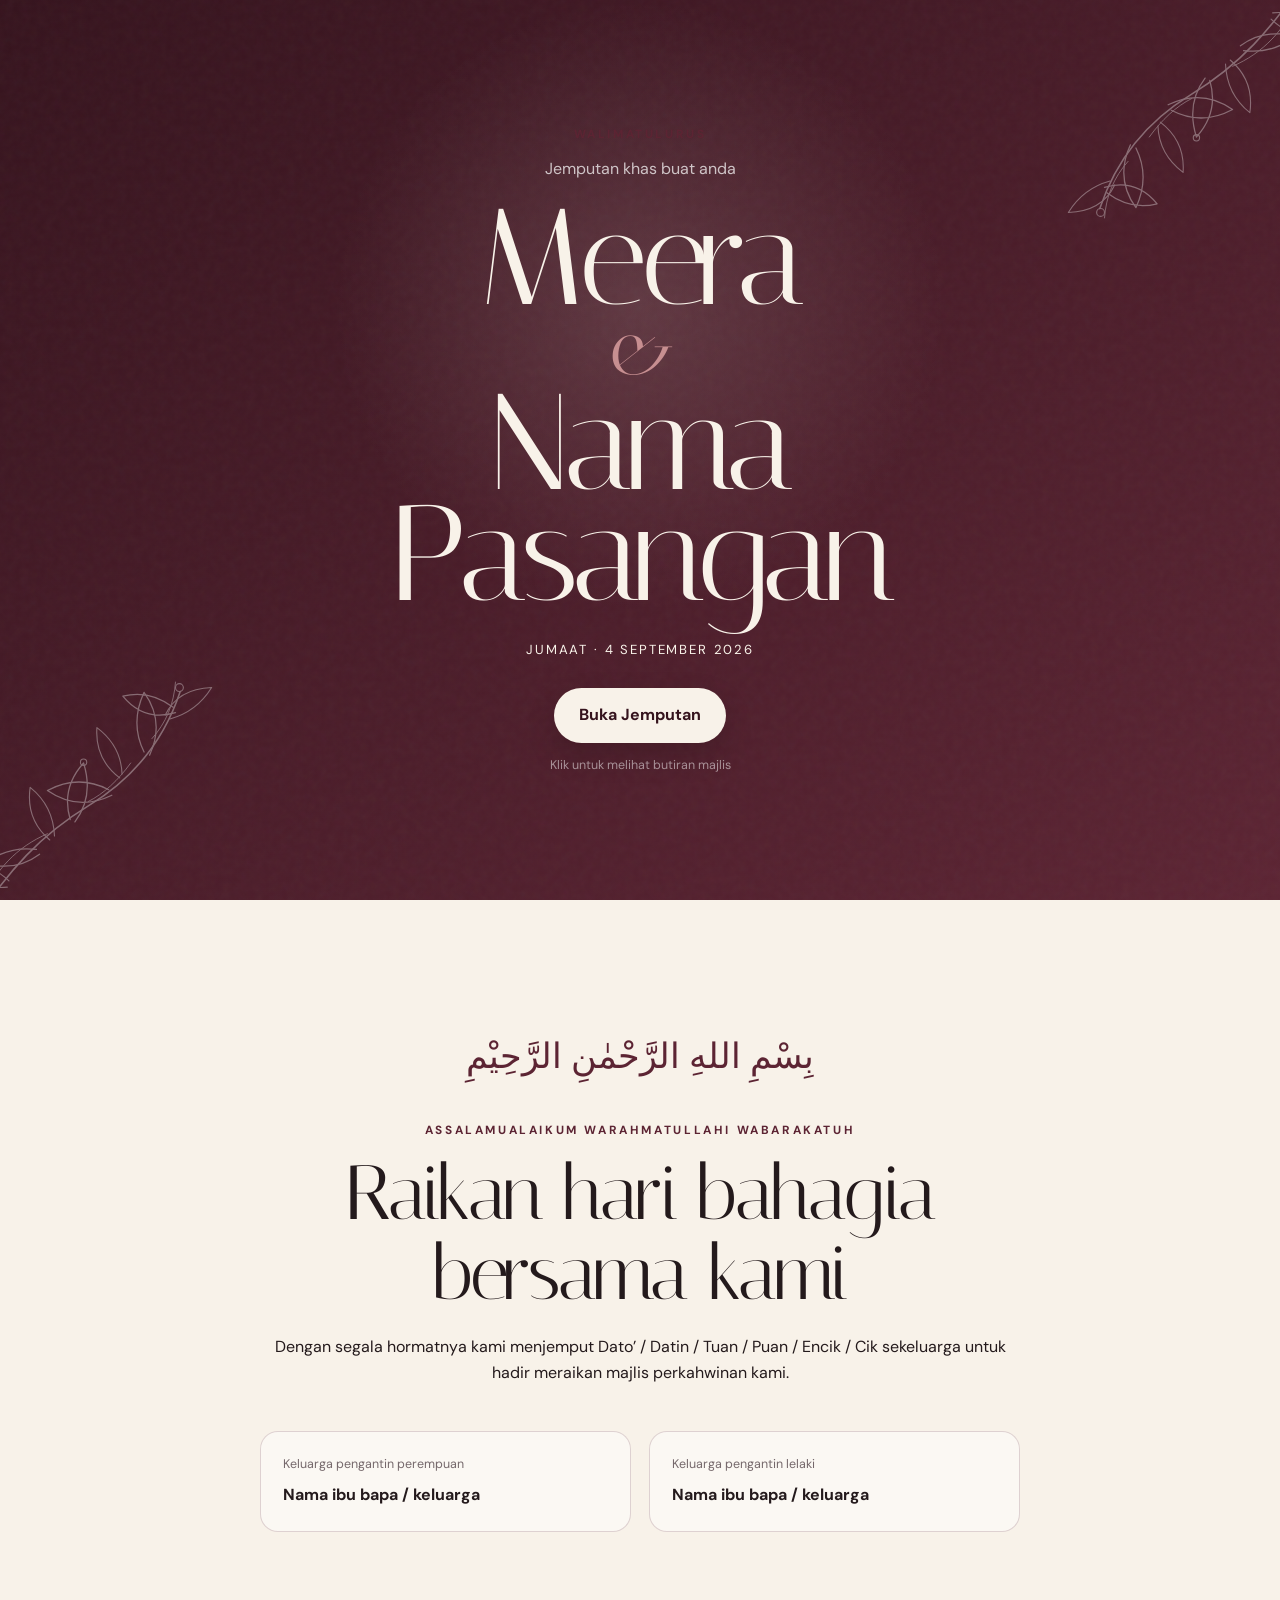
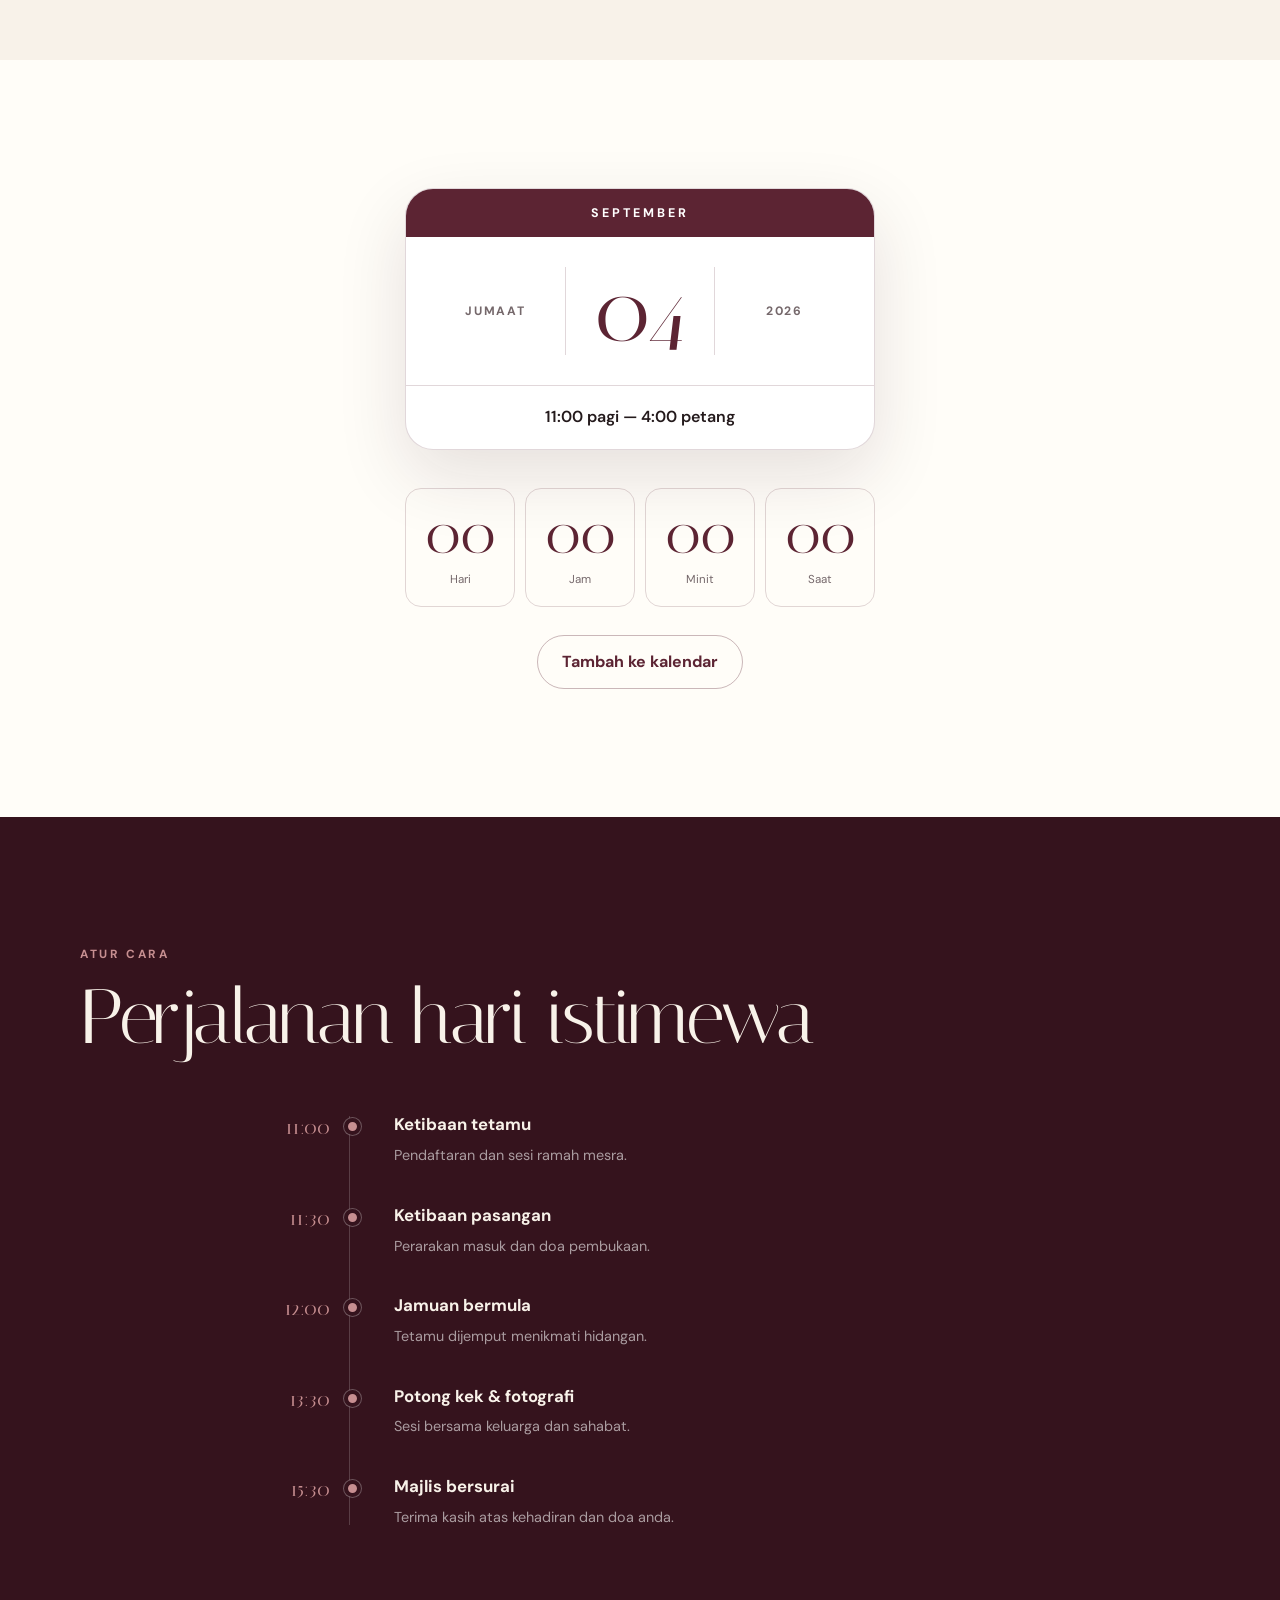
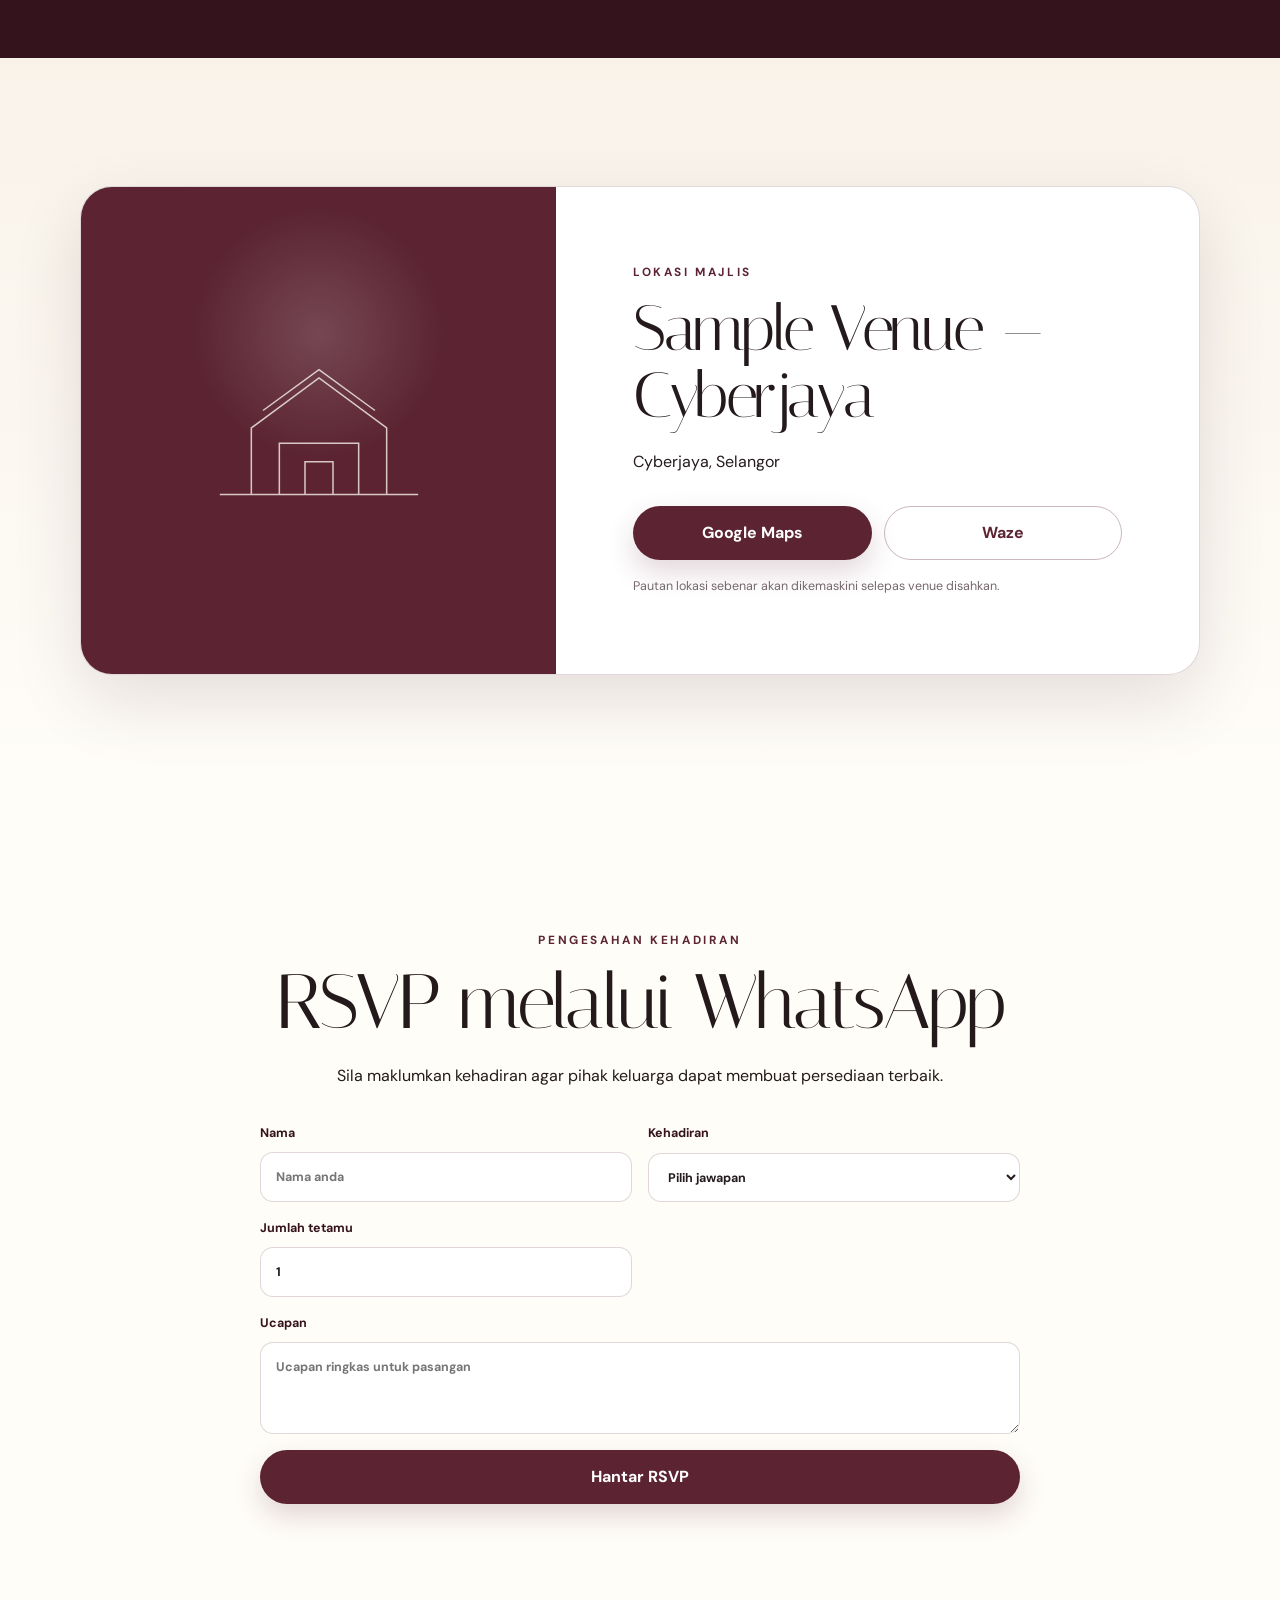
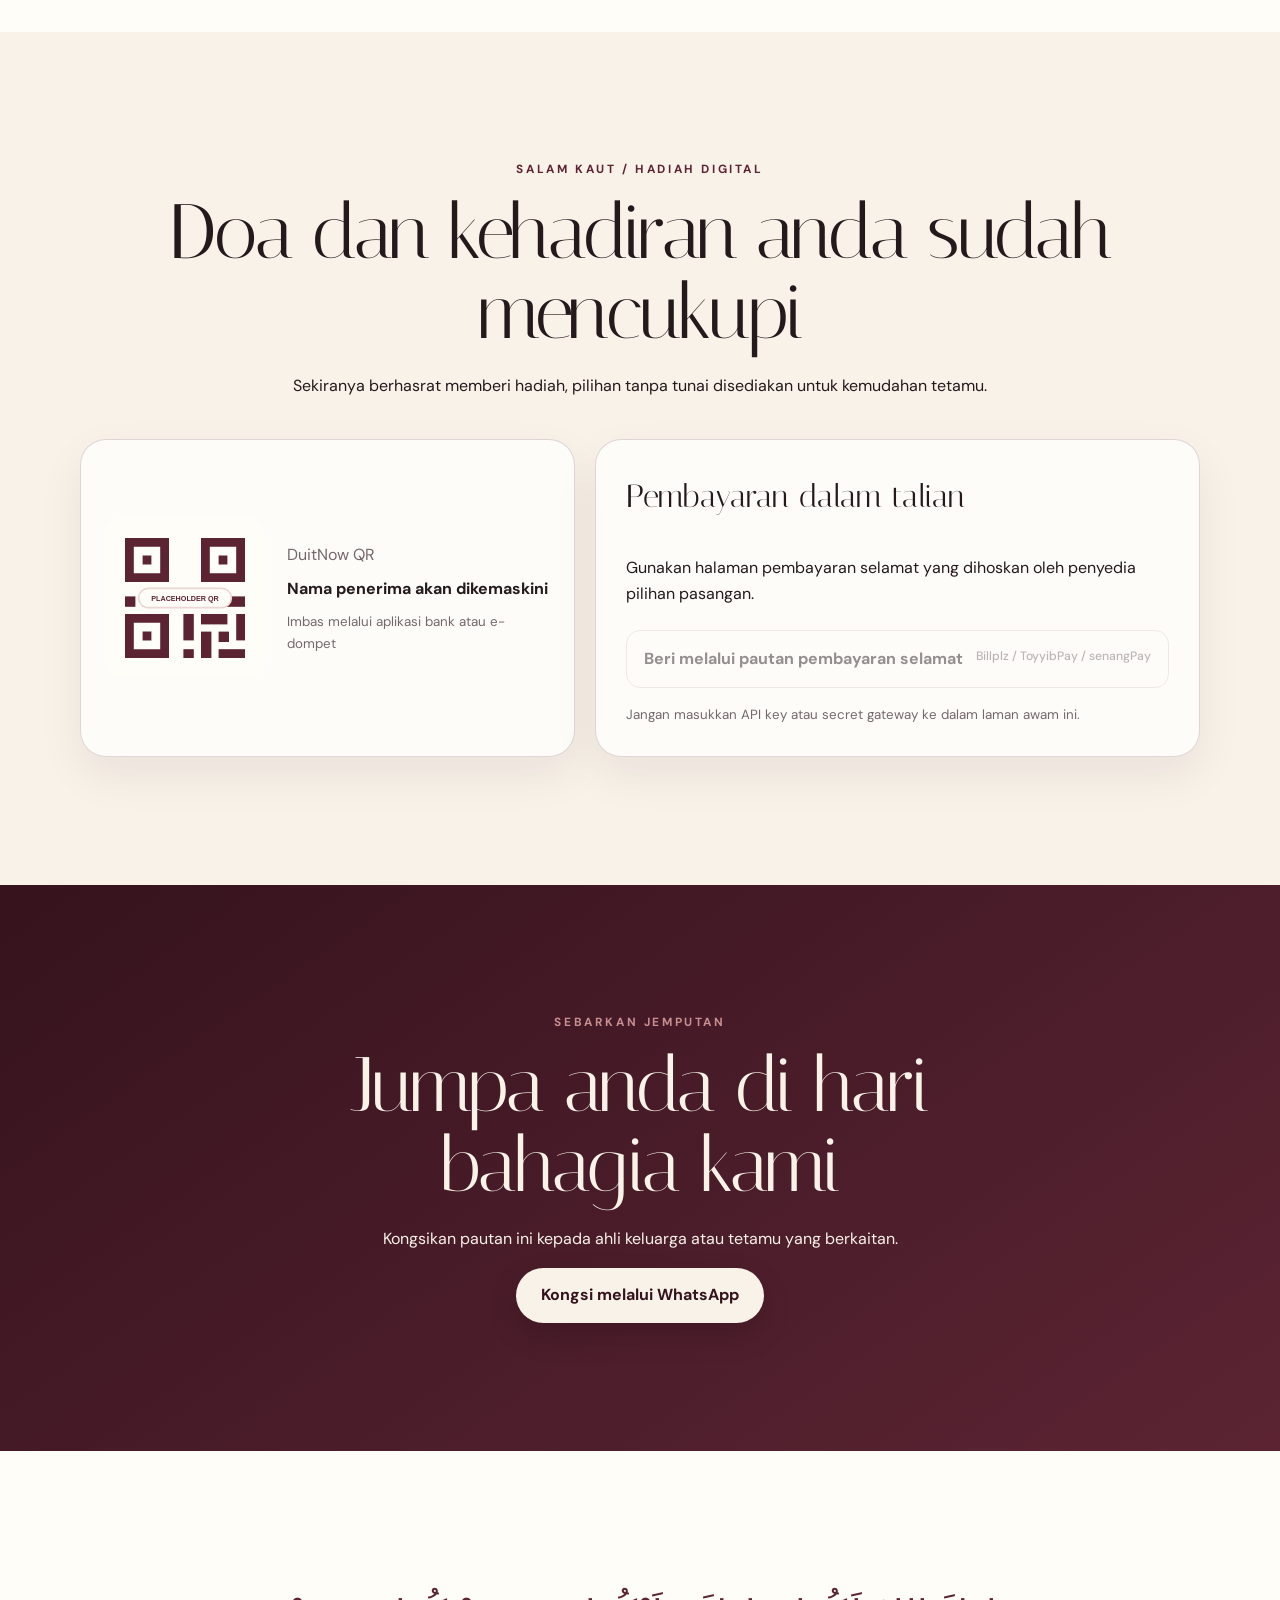
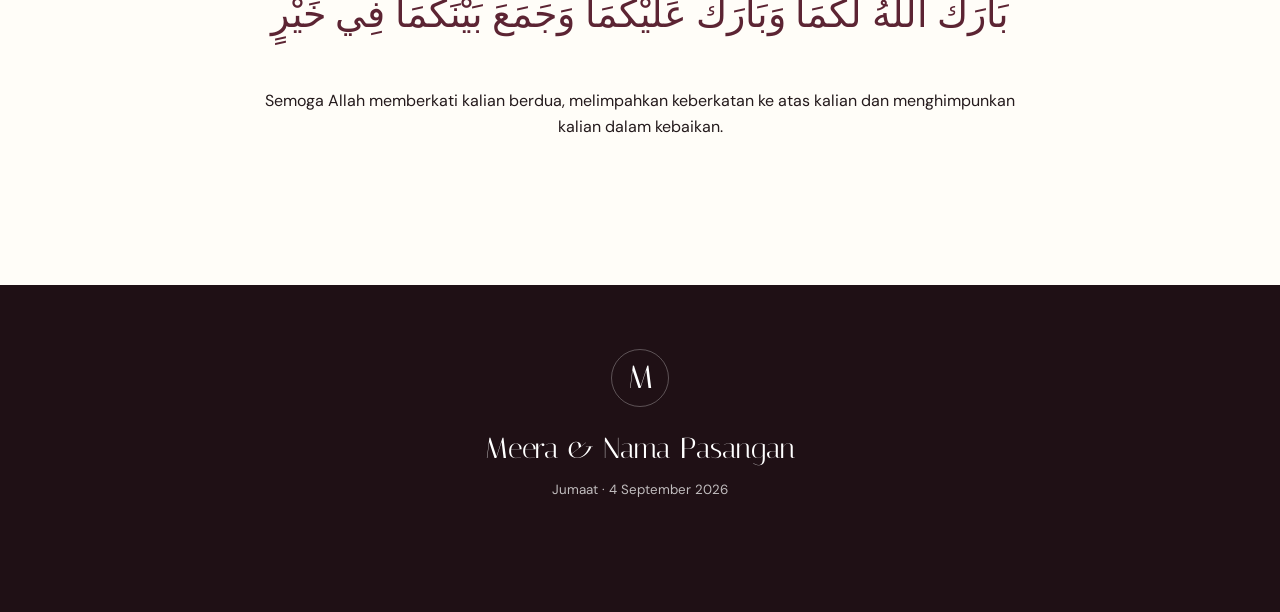
<file: index.html>
<!doctype html>
<html lang="ms">
<head>
  <meta charset="utf-8" />
  <meta name="viewport" content="width=device-width, initial-scale=1" />
  <meta name="theme-color" content="#5c2433" />
  <meta name="robots" content="noindex,nofollow" />
  <meta name="description" content="Jemputan digital majlis perkahwinan Meera — lengkap dengan atur cara, lokasi, RSVP dan salam kaut." />
  <meta property="og:type" content="website" />
  <meta property="og:title" content="Jemputan Perkahwinan Meera" />
  <meta property="og:description" content="Dengan penuh kesyukuran, kami menjemput anda meraikan hari bahagia kami." />
  <meta property="og:image" content="assets/og-cover.svg" />
  <title>Jemputan Perkahwinan Meera</title>
  <link rel="preconnect" href="https://fonts.googleapis.com" />
  <link rel="preconnect" href="https://fonts.gstatic.com" crossorigin />
  <link href="https://fonts.googleapis.com/css2?family=DM+Sans:wght@400;500;600;700&family=Italiana&display=swap" rel="stylesheet" />
  <link rel="stylesheet" href="styles.css" />
</head>
<body>
  <div id="opening" class="opening" role="dialog" aria-modal="true" aria-labelledby="opening-title">
    <div class="opening__grain" aria-hidden="true"></div>
    <img class="opening__floral opening__floral--top" src="assets/floral-corner.svg" alt="" />
    <img class="opening__floral opening__floral--bottom" src="assets/floral-corner.svg" alt="" />
    <div class="opening__content">
      <p class="eyebrow">Walimatulurus</p>
      <p class="opening__to" id="opening-to">Jemputan khas buat anda</p>
      <h1 id="opening-title"><span id="opening-bride">Meera</span><span class="ampersand">&amp;</span><span id="opening-groom">Nama Pasangan</span></h1>
      <p class="opening__date" id="opening-date">Jumaat · 4 September 2026</p>
      <button id="open-invite" class="button button--light" type="button">Buka Jemputan</button>
      <p class="opening__hint">Klik untuk melihat butiran majlis</p>
    </div>
  </div>

  <header class="hero" id="home">
    <nav class="topbar" aria-label="Navigasi utama">
      <a href="#home" class="monogram" id="monogram">M</a>
      <div class="topbar__actions">
        <button type="button" class="icon-button" id="share-top" aria-label="Kongsi jemputan">
          <svg viewBox="0 0 24 24" aria-hidden="true"><path d="M18 8a3 3 0 1 0-2.83-4A3 3 0 0 0 15 5c0 .2.02.39.06.58L8.9 9.17a3 3 0 0 0-4.4 2.66 3 3 0 0 0 4.4 2.66l6.16 3.59A3 3 0 0 0 15 19a3 3 0 1 0 .83-2.06l-6.16-3.59c.04-.17.06-.35.06-.52s-.02-.35-.06-.52l6.16-3.59A3 3 0 0 0 18 8Z"/></svg>
        </button>
        <a class="text-link" href="#rsvp">RSVP</a>
      </div>
    </nav>

    <div class="hero__art" aria-hidden="true">
      <div class="hero__arch"></div>
      <div class="hero__halo"></div>
      <img src="assets/floral-corner.svg" class="hero__floral hero__floral--left" alt="" />
      <img src="assets/floral-corner.svg" class="hero__floral hero__floral--right" alt="" />
    </div>

    <div class="hero__content reveal">
      <p class="eyebrow">Dengan penuh kesyukuran</p>
      <p class="hero__kicker">kami menjemput anda ke majlis perkahwinan</p>
      <h1><span id="hero-bride">Meera</span><span class="ampersand">&amp;</span><span id="hero-groom">Nama Pasangan</span></h1>
      <p class="hero__date" id="hero-date">Jumaat · 4 September 2026</p>
      <p class="personal-greeting" id="personal-greeting" hidden></p>
      <a href="#details" class="scroll-cue">Lihat butiran <span aria-hidden="true">↓</span></a>
    </div>

    <div class="demo-badge" id="demo-badge">Concept preview · details to be confirmed</div>
  </header>

  <main>
    <section class="section intro" id="details">
      <div class="section__inner narrow reveal">
        <p class="bismillah">بِسْمِ اللهِ الرَّحْمٰنِ الرَّحِيْمِ</p>
        <p class="eyebrow">Assalamualaikum Warahmatullahi Wabarakatuh</p>
        <h2>Raikan hari bahagia bersama kami</h2>
        <p id="invitation-copy">Dengan segala hormatnya kami menjemput Dato’ / Datin / Tuan / Puan / Encik / Cik sekeluarga untuk hadir meraikan majlis perkahwinan kami.</p>
        <div class="parents-grid">
          <div>
            <span>Keluarga pengantin perempuan</span>
            <strong id="bride-parents">Nama ibu bapa / keluarga</strong>
          </div>
          <div>
            <span>Keluarga pengantin lelaki</span>
            <strong id="groom-parents">Nama ibu bapa / keluarga</strong>
          </div>
        </div>
      </div>
    </section>

    <section class="section date-section">
      <div class="section__inner reveal">
        <div class="date-card">
          <div class="date-card__month" id="event-month">SEPTEMBER</div>
          <div class="date-card__body">
            <div class="date-card__day" id="event-weekday">JUMAAT</div>
            <div class="date-card__number" id="event-day">04</div>
            <div class="date-card__year" id="event-year">2026</div>
          </div>
          <div class="date-card__time" id="event-time">11:00 pagi — 4:00 petang</div>
        </div>

        <div class="countdown" aria-label="Kiraan detik ke majlis">
          <div><strong id="days">00</strong><span>Hari</span></div>
          <div><strong id="hours">00</strong><span>Jam</span></div>
          <div><strong id="minutes">00</strong><span>Minit</span></div>
          <div><strong id="seconds">00</strong><span>Saat</span></div>
        </div>

        <button type="button" class="button button--outline" id="add-calendar">Tambah ke kalendar</button>
      </div>
    </section>

    <section class="section itinerary-section" id="itinerary">
      <div class="section__inner reveal">
        <p class="eyebrow">Atur Cara</p>
        <h2 id="itinerary-heading">Perjalanan hari istimewa</h2>
        <div class="timeline" id="timeline"></div>
      </div>
    </section>

    <section class="section venue-section" id="location">
      <div class="section__inner reveal">
        <div class="venue-card">
          <div class="venue-card__art" aria-hidden="true">
            <svg viewBox="0 0 240 160"><path d="M35 135h170M62 135V78l58-43 58 43v57M86 135V91h68v44M108 135v-28h24v28"/><path d="M72 63 120 28l48 35"/></svg>
          </div>
          <div class="venue-card__content">
            <p class="eyebrow">Lokasi Majlis</p>
            <h2 id="venue-name">Sample Venue — Cyberjaya</h2>
            <p id="venue-address">Cyberjaya, Selangor</p>
            <div class="action-grid">
              <a class="button button--dark" id="google-maps" target="_blank" rel="noopener">Google Maps</a>
              <a class="button button--outline" id="waze" target="_blank" rel="noopener">Waze</a>
            </div>
            <p class="venue-note" id="venue-note">Pautan lokasi sebenar akan dikemaskini selepas venue disahkan.</p>
          </div>
        </div>
      </div>
    </section>

    <section class="section rsvp-section" id="rsvp">
      <div class="section__inner reveal">
        <p class="eyebrow">Pengesahan Kehadiran</p>
        <h2>RSVP melalui WhatsApp</h2>
        <p>Sila maklumkan kehadiran agar pihak keluarga dapat membuat persediaan terbaik.</p>

        <form id="rsvp-form" class="rsvp-form">
          <label>
            Nama
            <input type="text" name="name" autocomplete="name" required placeholder="Nama anda" />
          </label>
          <label>
            Kehadiran
            <select name="attendance" required>
              <option value="">Pilih jawapan</option>
              <option value="Hadir, insya-Allah">Hadir, insya-Allah</option>
              <option value="Maaf, tidak dapat hadir">Maaf, tidak dapat hadir</option>
            </select>
          </label>
          <label>
            Jumlah tetamu
            <input type="number" name="guests" min="1" max="10" value="1" />
          </label>
          <label>
            Ucapan
            <textarea name="message" rows="3" placeholder="Ucapan ringkas untuk pasangan"></textarea>
          </label>
          <button class="button button--dark" type="submit">Hantar RSVP</button>
        </form>
      </div>
    </section>

    <section class="section gift-section" id="gift">
      <div class="section__inner reveal">
        <p class="eyebrow">Salam Kaut / Hadiah Digital</p>
        <h2>Doa dan kehadiran anda sudah mencukupi</h2>
        <p id="gift-note">Sekiranya berhasrat memberi hadiah, pilihan tanpa tunai disediakan untuk kemudahan tetamu.</p>

        <div class="gift-grid">
          <div class="qr-card">
            <img id="gift-qr" src="assets/qr-placeholder.svg" alt="Kod QR hadiah digital" />
            <div>
              <span>DuitNow QR</span>
              <strong id="gift-account-name">Nama penerima akan dikemaskini</strong>
              <small id="gift-account-note">Imbas melalui aplikasi bank atau e-dompet</small>
            </div>
          </div>

          <div class="payment-card">
            <h3>Pembayaran dalam talian</h3>
            <p>Gunakan halaman pembayaran selamat yang dihoskan oleh penyedia pilihan pasangan.</p>
            <div id="payment-links" class="payment-links"></div>
            <small>Jangan masukkan API key atau secret gateway ke dalam laman awam ini.</small>
          </div>
        </div>
      </div>
    </section>

    <section class="section share-section">
      <div class="section__inner narrow reveal">
        <p class="eyebrow">Sebarkan Jemputan</p>
        <h2>Jumpa anda di hari bahagia kami</h2>
        <p>Kongsikan pautan ini kepada ahli keluarga atau tetamu yang berkaitan.</p>
        <button type="button" class="button button--light" id="share-bottom">Kongsi melalui WhatsApp</button>
      </div>
    </section>

    <section class="section prayer-section">
      <div class="section__inner narrow reveal">
        <p class="arabic">بَارَكَ اللهُ لَكُمَا وَبَارَكَ عَلَيْكُمَا وَجَمَعَ بَيْنَكُمَا فِي خَيْرٍ</p>
        <p>Semoga Allah memberkati kalian berdua, melimpahkan keberkatan ke atas kalian dan menghimpunkan kalian dalam kebaikan.</p>
      </div>
    </section>
  </main>

  <footer>
    <div class="footer__monogram" id="footer-monogram">M</div>
    <p id="footer-names">Meera &amp; Nama Pasangan</p>
    <small>Jumaat · 4 September 2026</small>
  </footer>

  <div class="mobile-dock" aria-label="Tindakan pantas">
    <a href="#location"><span>⌖</span>Lokasi</a>
    <a href="#rsvp"><span>✓</span>RSVP</a>
    <a href="#gift"><span>♡</span>Salam Kaut</a>
    <button type="button" id="share-dock"><span>↗</span>Kongsi</button>
  </div>

  <div class="toast" id="toast" role="status" aria-live="polite"></div>

  <script src="config.js"></script>
  <script src="app.js"></script>
</body>
</html>
</file>
<file: styles.css>
:root {
  --wine: #5c2433;
  --wine-deep: #35131d;
  --rose: #c78f91;
  --blush: #ead6d2;
  --ivory: #f8f2e9;
  --paper: #fffdf8;
  --ink: #241a1c;
  --muted: #75686b;
  --line: rgba(92, 36, 51, 0.18);
  --shadow: 0 26px 70px rgba(53, 19, 29, 0.12);
  --serif: "Italiana", "Times New Roman", serif;
  --sans: "DM Sans", Arial, sans-serif;
}

* { box-sizing: border-box; }
html { scroll-behavior: smooth; }
body {
  margin: 0;
  color: var(--ink);
  background: var(--paper);
  font-family: var(--sans);
  line-height: 1.65;
  overflow-x: hidden;
}
body.invite-closed { overflow: hidden; }
button, input, select, textarea { font: inherit; }
a { color: inherit; }
img { max-width: 100%; }

.opening {
  position: fixed;
  inset: 0;
  z-index: 1000;
  display: grid;
  place-items: center;
  min-height: 100svh;
  padding: 30px;
  overflow: hidden;
  color: var(--ivory);
  background:
    radial-gradient(circle at 50% 34%, rgba(234, 214, 210, 0.16), transparent 35%),
    linear-gradient(145deg, var(--wine-deep), var(--wine));
  transition: opacity .7s ease, visibility .7s ease, transform .7s ease;
}
.opening.is-hidden { opacity: 0; visibility: hidden; transform: translateY(-2%); }
.opening__grain {
  position: absolute;
  inset: 0;
  opacity: .22;
  pointer-events: none;
  background-image: url("data:image/svg+xml,%3Csvg viewBox='0 0 140 140' xmlns='http://www.w3.org/2000/svg'%3E%3Cfilter id='n'%3E%3CfeTurbulence type='fractalNoise' baseFrequency='.8' numOctaves='4' stitchTiles='stitch'/%3E%3C/filter%3E%3Crect width='100%25' height='100%25' filter='url(%23n)' opacity='.18'/%3E%3C/svg%3E");
}
.opening__content { position: relative; z-index: 2; width: min(720px, 100%); text-align: center; }
.opening__content h1, .hero__content h1 {
  display: flex;
  flex-direction: column;
  gap: .05em;
  margin: 20px 0;
  font-family: var(--serif);
  font-size: clamp(3.5rem, 11vw, 8.5rem);
  font-weight: 400;
  line-height: .82;
  letter-spacing: -.045em;
}
.ampersand { color: var(--rose); font-size: .52em; line-height: .85; }
.opening__to { margin: 10px 0 0; color: rgba(255,255,255,.72); }
.opening__date { margin: 28px 0; letter-spacing: .14em; text-transform: uppercase; font-size: .82rem; }
.opening__hint { margin: 12px 0 0; color: rgba(255,255,255,.5); font-size: .78rem; }
.opening__floral { position: absolute; width: min(330px, 42vw); opacity: .34; filter: brightness(0) invert(1); }
.opening__floral--top { top: -50px; right: -50px; transform: rotate(180deg); }
.opening__floral--bottom { bottom: -50px; left: -50px; }

.eyebrow {
  margin: 0 0 12px;
  color: var(--wine);
  font-size: .74rem;
  font-weight: 700;
  letter-spacing: .22em;
  text-transform: uppercase;
}
.button {
  display: inline-flex;
  align-items: center;
  justify-content: center;
  min-height: 52px;
  padding: 13px 24px;
  border: 1px solid transparent;
  border-radius: 999px;
  cursor: pointer;
  text-decoration: none;
  font-weight: 700;
  transition: transform .2s ease, box-shadow .2s ease, background .2s ease;
}
.button:hover { transform: translateY(-2px); }
.button:focus-visible, .icon-button:focus-visible, input:focus-visible, select:focus-visible, textarea:focus-visible {
  outline: 3px solid rgba(199, 143, 145, .45);
  outline-offset: 3px;
}
.button--light { color: var(--wine-deep); background: var(--ivory); box-shadow: 0 12px 30px rgba(0,0,0,.15); }
.button--dark { color: white; background: var(--wine); box-shadow: 0 12px 28px rgba(92,36,51,.18); }
.button--outline { color: var(--wine); background: transparent; border-color: rgba(92,36,51,.32); }
.button.is-disabled { opacity: .46; pointer-events: none; box-shadow: none; }

.hero {
  position: relative;
  display: grid;
  min-height: 100svh;
  overflow: hidden;
  color: var(--ivory);
  background:
    radial-gradient(circle at 50% 65%, rgba(199,143,145,.16), transparent 34%),
    linear-gradient(160deg, #421622 0%, #6b2d3e 58%, #3d151f 100%);
}
.topbar {
  position: absolute;
  z-index: 5;
  top: 0;
  left: 0;
  right: 0;
  display: flex;
  align-items: center;
  justify-content: space-between;
  padding: 22px clamp(20px, 5vw, 72px);
}
.monogram {
  display: grid;
  place-items: center;
  width: 42px;
  height: 42px;
  border: 1px solid rgba(255,255,255,.42);
  border-radius: 50%;
  font-family: var(--serif);
  font-size: 1.4rem;
  text-decoration: none;
}
.topbar__actions { display: flex; align-items: center; gap: 18px; }
.icon-button {
  display: grid;
  place-items: center;
  width: 42px;
  height: 42px;
  padding: 0;
  color: white;
  border: 1px solid rgba(255,255,255,.35);
  border-radius: 50%;
  background: transparent;
  cursor: pointer;
}
.icon-button svg { width: 18px; fill: currentColor; }
.text-link { font-size: .82rem; font-weight: 700; letter-spacing: .12em; text-decoration: none; }
.hero__content {
  position: relative;
  z-index: 3;
  align-self: center;
  width: min(900px, calc(100% - 40px));
  margin: 0 auto;
  padding: 110px 0 70px;
  text-align: center;
}
.hero__content .eyebrow { color: var(--blush); }
.hero__kicker { max-width: 520px; margin: 0 auto; color: rgba(255,255,255,.72); }
.hero__date { margin: 30px 0 0; letter-spacing: .16em; text-transform: uppercase; font-size: .82rem; }
.personal-greeting {
  display: inline-block;
  margin: 18px auto 0;
  padding: 8px 16px;
  border: 1px solid rgba(255,255,255,.25);
  border-radius: 999px;
  color: rgba(255,255,255,.82);
  font-size: .86rem;
}
.scroll-cue { display: inline-block; margin-top: 46px; color: rgba(255,255,255,.65); text-decoration: none; font-size: .8rem; }
.hero__art { position: absolute; inset: 0; pointer-events: none; }
.hero__arch {
  position: absolute;
  left: 50%;
  bottom: -18%;
  width: min(640px, 78vw);
  height: 78%;
  transform: translateX(-50%);
  border: 1px solid rgba(255,255,255,.2);
  border-radius: 50% 50% 0 0;
}
.hero__halo { position: absolute; left: 50%; top: 49%; width: min(420px, 66vw); aspect-ratio: 1; transform: translate(-50%,-50%); border: 1px solid rgba(255,255,255,.12); border-radius: 50%; }
.hero__floral { position: absolute; width: min(380px, 48vw); opacity: .2; filter: brightness(0) invert(1); }
.hero__floral--left { left: -55px; bottom: -40px; }
.hero__floral--right { right: -55px; top: 0; transform: rotate(180deg); }
.demo-badge {
  position: absolute;
  z-index: 6;
  right: 18px;
  bottom: 18px;
  padding: 8px 12px;
  color: rgba(255,255,255,.78);
  background: rgba(0,0,0,.18);
  border: 1px solid rgba(255,255,255,.2);
  border-radius: 999px;
  backdrop-filter: blur(10px);
  font-size: .68rem;
}

.section { padding: clamp(78px, 10vw, 140px) 22px; }
.section__inner { width: min(1120px, 100%); margin: 0 auto; }
.section__inner.narrow { width: min(760px, 100%); text-align: center; }
h2 { margin: 0 0 20px; font-family: var(--serif); font-size: clamp(2.4rem, 6vw, 4.8rem); font-weight: 400; line-height: 1.05; letter-spacing: -.035em; }
p { margin-top: 0; }
.intro { background: var(--ivory); }
.bismillah { color: var(--wine); font-family: Georgia, serif; font-size: clamp(1.5rem, 4vw, 2.2rem); }
.parents-grid { display: grid; grid-template-columns: repeat(2,1fr); gap: 18px; margin-top: 44px; text-align: left; }
.parents-grid > div { padding: 22px; border: 1px solid var(--line); border-radius: 18px; background: rgba(255,255,255,.48); }
.parents-grid span { display: block; color: var(--muted); font-size: .78rem; }
.parents-grid strong { display: block; margin-top: 8px; }

.date-section { text-align: center; background: var(--paper); }
.date-card { width: min(470px, 100%); margin: 0 auto; border: 1px solid var(--line); border-radius: 28px; overflow: hidden; box-shadow: var(--shadow); background: white; }
.date-card__month { padding: 14px; color: white; background: var(--wine); font-size: .78rem; font-weight: 700; letter-spacing: .24em; }
.date-card__body { display: grid; grid-template-columns: 1fr auto 1fr; align-items: center; padding: 30px 20px; }
.date-card__day, .date-card__year { color: var(--muted); font-size: .76rem; font-weight: 700; letter-spacing: .14em; }
.date-card__number { padding: 0 28px; border-left: 1px solid var(--line); border-right: 1px solid var(--line); font-family: var(--serif); font-size: 5.5rem; line-height: 1; color: var(--wine); }
.date-card__time { padding: 18px; border-top: 1px solid var(--line); font-weight: 600; }
.countdown { display: grid; grid-template-columns: repeat(4, minmax(65px, 110px)); justify-content: center; gap: 10px; margin: 38px 0 28px; }
.countdown div { padding: 17px 8px; border: 1px solid var(--line); border-radius: 16px; }
.countdown strong { display: block; color: var(--wine); font-family: var(--serif); font-size: clamp(2rem, 6vw, 3.5rem); font-weight: 400; line-height: 1; }
.countdown span { display: block; margin-top: 8px; color: var(--muted); font-size: .72rem; }

.itinerary-section { color: var(--ivory); background: var(--wine-deep); }
.itinerary-section .eyebrow { color: var(--rose); }
.timeline { position: relative; width: min(760px, 100%); margin: 54px auto 0; }
.timeline::before { content: ""; position: absolute; left: 89px; top: 5px; bottom: 5px; width: 1px; background: rgba(255,255,255,.18); }
.timeline__item { position: relative; display: grid; grid-template-columns: 70px 1fr; gap: 38px; padding: 0 0 34px; }
.timeline__item:last-child { padding-bottom: 0; }
.timeline__time { text-align: right; color: var(--rose); font-family: var(--serif); font-size: 1.25rem; }
.timeline__content { position: relative; padding-left: 26px; }
.timeline__content::before { content: ""; position: absolute; left: -24px; top: 7px; width: 9px; height: 9px; border: 4px solid var(--wine-deep); border-radius: 50%; background: var(--rose); box-shadow: 0 0 0 1px rgba(255,255,255,.28); }
.timeline__content h3 { margin: 0 0 5px; font-size: 1.05rem; }
.timeline__content p { margin: 0; color: rgba(255,255,255,.58); font-size: .9rem; }

.venue-section { background: linear-gradient(180deg, var(--ivory), var(--paper)); }
.venue-card { display: grid; grid-template-columns: .85fr 1.15fr; overflow: hidden; border: 1px solid var(--line); border-radius: 32px; box-shadow: var(--shadow); background: white; }
.venue-card__art { display: grid; place-items: center; min-height: 390px; color: var(--ivory); background: radial-gradient(circle at 50% 30%, rgba(255,255,255,.16), transparent 30%), var(--wine); }
.venue-card__art svg { width: min(280px, 70%); fill: none; stroke: currentColor; stroke-width: 1.3; opacity: .8; }
.venue-card__content { padding: clamp(32px, 6vw, 78px); align-self: center; }
.venue-card__content h2 { font-size: clamp(2.2rem, 5vw, 4rem); }
.action-grid { display: grid; grid-template-columns: repeat(2, 1fr); gap: 12px; margin-top: 30px; }
.venue-note { margin: 16px 0 0; color: var(--muted); font-size: .78rem; }

.rsvp-section { text-align: center; background: var(--paper); }
.rsvp-section .section__inner { width: min(760px, 100%); }
.rsvp-form { display: grid; grid-template-columns: 1fr 1fr; gap: 16px; margin-top: 34px; text-align: left; }
.rsvp-form label { display: grid; gap: 8px; color: var(--wine-deep); font-size: .78rem; font-weight: 700; }
.rsvp-form label:nth-child(4), .rsvp-form .button { grid-column: 1 / -1; }
input, select, textarea { width: 100%; padding: 14px 15px; color: var(--ink); border: 1px solid var(--line); border-radius: 13px; background: white; }
textarea { resize: vertical; }

.gift-section { background: var(--ivory); }
.gift-section > .section__inner > .eyebrow, .gift-section > .section__inner > h2, .gift-section > .section__inner > p { text-align: center; }
.gift-grid { display: grid; grid-template-columns: .9fr 1.1fr; gap: 20px; margin-top: 40px; }
.qr-card, .payment-card { border: 1px solid var(--line); border-radius: 26px; background: rgba(255,255,255,.74); box-shadow: 0 18px 45px rgba(53,19,29,.07); }
.qr-card { display: grid; grid-template-columns: 160px 1fr; gap: 22px; align-items: center; padding: 24px; }
.qr-card img { width: 160px; aspect-ratio: 1; border-radius: 18px; background: white; }
.qr-card span, .qr-card small { display: block; color: var(--muted); }
.qr-card strong { display: block; margin: 8px 0; }
.payment-card { padding: 30px; }
.payment-card h3 { margin-top: 0; font-family: var(--serif); font-size: 2rem; font-weight: 400; }
.payment-card > small { display: block; margin-top: 16px; color: var(--muted); }
.payment-links { display: grid; gap: 10px; margin-top: 22px; }
.payment-link { display: flex; justify-content: space-between; gap: 12px; padding: 15px 17px; border: 1px solid var(--line); border-radius: 14px; text-decoration: none; font-weight: 700; }
.payment-link span { color: var(--muted); font-size: .76rem; font-weight: 500; }
.payment-link.is-disabled { opacity: .48; pointer-events: none; }

.share-section { color: var(--ivory); background: linear-gradient(145deg, var(--wine-deep), var(--wine)); }
.share-section .eyebrow { color: var(--rose); }
.prayer-section { text-align: center; background: var(--paper); }
.arabic { color: var(--wine); font-family: Georgia, serif; font-size: clamp(1.5rem, 4vw, 2.35rem); line-height: 1.9; }
footer { padding: 64px 20px 110px; text-align: center; color: rgba(255,255,255,.72); background: #1f1015; }
.footer__monogram { display: grid; place-items: center; width: 58px; height: 58px; margin: 0 auto 18px; border: 1px solid rgba(255,255,255,.28); border-radius: 50%; color: white; font-family: var(--serif); font-size: 2rem; }
footer p { margin-bottom: 4px; color: white; font-family: var(--serif); font-size: 1.8rem; }

.mobile-dock {
  position: fixed;
  z-index: 30;
  left: 50%;
  bottom: 12px;
  display: none;
  grid-template-columns: repeat(4, 1fr);
  width: min(430px, calc(100% - 20px));
  transform: translateX(-50%);
  overflow: hidden;
  border: 1px solid rgba(92,36,51,.14);
  border-radius: 18px;
  background: rgba(255,253,248,.9);
  box-shadow: 0 16px 45px rgba(53,19,29,.17);
  backdrop-filter: blur(16px);
}
.mobile-dock a, .mobile-dock button { display: grid; gap: 2px; place-items: center; min-height: 58px; color: var(--wine); border: 0; background: transparent; text-decoration: none; font-size: .65rem; font-weight: 700; }
.mobile-dock span { font-size: 1rem; }
.toast { position: fixed; z-index: 100; left: 50%; bottom: 92px; max-width: calc(100% - 30px); padding: 11px 16px; transform: translate(-50%, 15px); opacity: 0; color: white; border-radius: 999px; background: var(--wine-deep); transition: .25s ease; pointer-events: none; font-size: .82rem; }
.toast.is-visible { opacity: 1; transform: translate(-50%, 0); }
.reveal { opacity: 0; transform: translateY(18px); transition: opacity .75s ease, transform .75s ease; }
.reveal.is-visible { opacity: 1; transform: none; }

@media (max-width: 760px) {
  .topbar { padding: 18px; }
  .hero__content { padding-top: 90px; }
  .hero__content h1, .opening__content h1 { font-size: clamp(3.3rem, 20vw, 6.4rem); }
  .parents-grid, .venue-card, .gift-grid, .rsvp-form { grid-template-columns: 1fr; }
  .rsvp-form label:nth-child(4), .rsvp-form .button { grid-column: auto; }
  .venue-card__art { min-height: 270px; }
  .action-grid { grid-template-columns: 1fr; }
  .countdown { grid-template-columns: repeat(4, 1fr); gap: 6px; }
  .countdown div { padding: 14px 4px; }
  .date-card__number { padding: 0 18px; font-size: 4.5rem; }
  .timeline::before { left: 73px; }
  .timeline__item { grid-template-columns: 58px 1fr; gap: 30px; }
  .timeline__content::before { left: -20px; }
  .qr-card { grid-template-columns: 120px 1fr; }
  .qr-card img { width: 120px; }
  .mobile-dock { display: grid; }
  .demo-badge { max-width: calc(100% - 32px); white-space: nowrap; overflow: hidden; text-overflow: ellipsis; }
}

@media (max-width: 430px) {
  .section { padding-left: 16px; padding-right: 16px; }
  .opening { padding: 18px; }
  .date-card__body { padding: 24px 12px; }
  .date-card__number { padding: 0 13px; }
  .qr-card { grid-template-columns: 1fr; text-align: center; }
  .qr-card img { margin: 0 auto; }
}

@media (prefers-reduced-motion: reduce) {
  html { scroll-behavior: auto; }
  *, *::before, *::after { animation-duration: .01ms !important; transition-duration: .01ms !important; }
  .reveal { opacity: 1; transform: none; }
}
</file>
